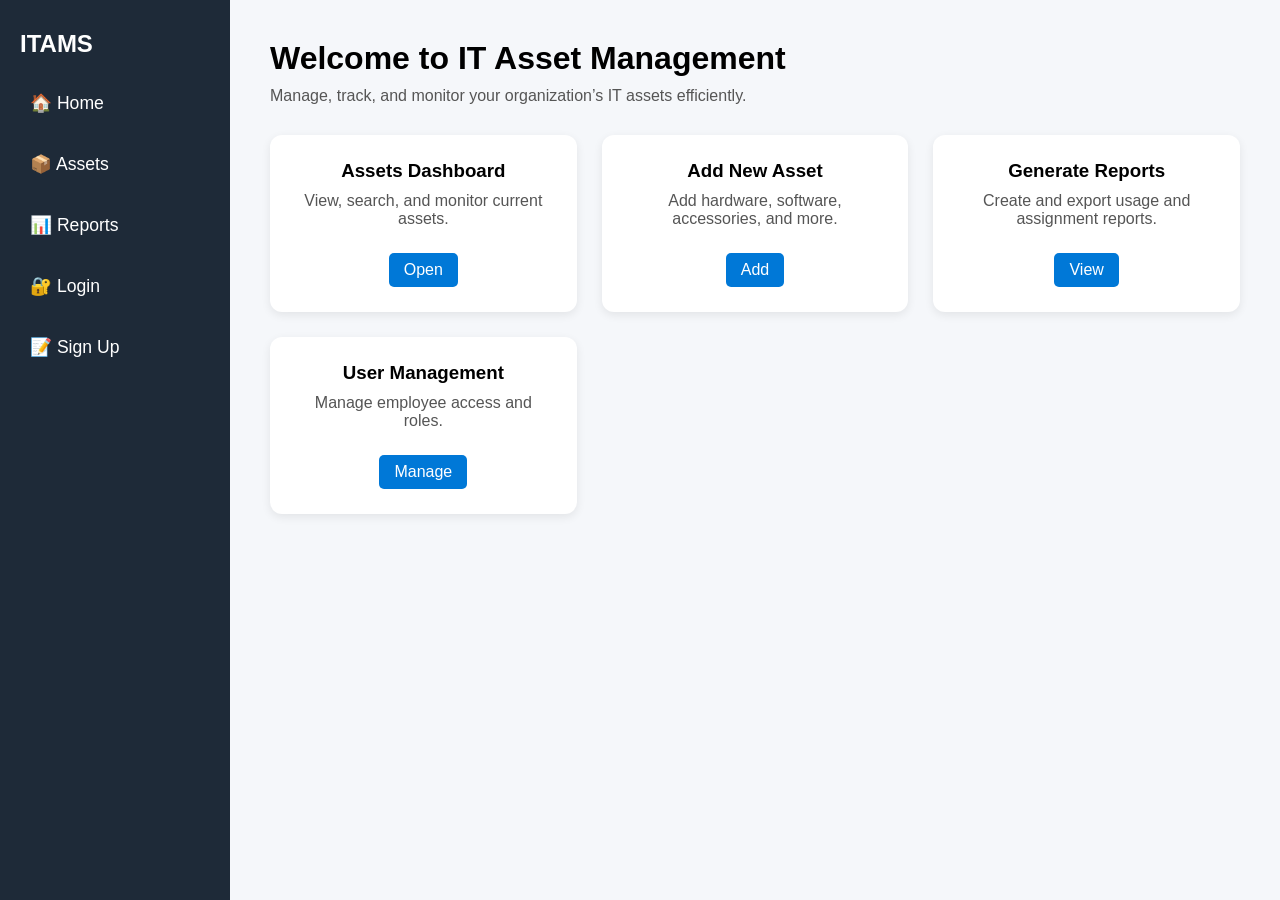
<file: frontend/index.html>
<!DOCTYPE html>
<html lang="en">
<head>
  <meta charset="UTF-8">
  <meta name="viewport" content="width=device-width, initial-scale=1.0">
  <title>IT Asset Management System</title>
  <link rel="stylesheet" href="assets/css/style.css">
</head>
<body class="dashboard-body">

<div class="sidebar">
  <h2 class="sidebar-title">ITAMS</h2>
  <ul class="sidebar-links">
    <li><a href="index.html">🏠 Home</a></li>
    <li><a href="assets.html">📦 Assets</a></li>
    <li><a href="#">📊 Reports</a></li>
    <li><a href="login.html">🔐 Login</a></li>
    <li><a href="signup.html">📝 Sign Up</a></li>
  </ul>
</div>

<div class="main-area">

  <header class="dashboard-header">
    <h1>Welcome to IT Asset Management</h1>
    <p>Manage, track, and monitor your organization’s IT assets efficiently.</p>
  </header>

  <section class="card-grid">

    <div class="dash-card">
      <h3>Assets Dashboard</h3>
      <p>View, search, and monitor current assets.</p>
      <a href="assets.html" class="btn-small">Open</a>
    </div>

    <div class="dash-card">
      <h3>Add New Asset</h3>
      <p>Add hardware, software, accessories, and more.</p>
      <a href="asset-add.html" class="btn-small">Add</a>
    </div>

    <div class="dash-card">
      <h3>Generate Reports</h3>
      <p>Create and export usage and assignment reports.</p>
      <a href="#" class="btn-small">View</a>
    </div>

    <div class="dash-card">
      <h3>User Management</h3>
      <p>Manage employee access and roles.</p>
      <a href="#" class="btn-small">Manage</a>
    </div>

  </section>

</div>

</body>
</html>
</file>
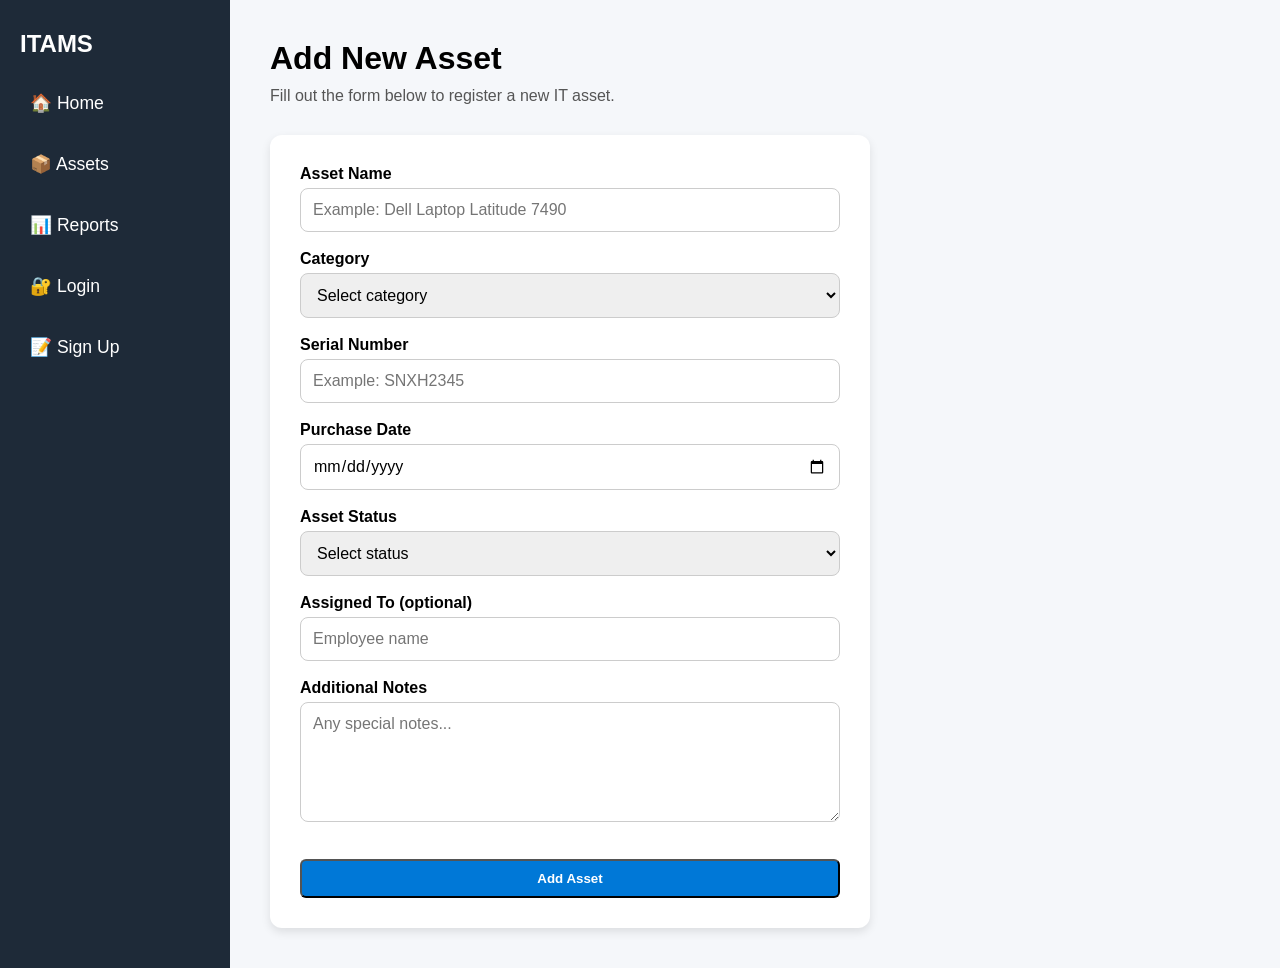
<file: frontend/asset-add.html>
<!DOCTYPE html>
<html lang="en">
<head>
  <meta charset="UTF-8">
  <meta name="viewport" content="width=device-width, initial-scale=1.0">
  <title>Add New Asset | ITAMS</title>
  <link rel="stylesheet" href="assets/css/style.css">
</head>

<body class="dashboard-body">

<!-- Sidebar -->
<div class="sidebar">
  <h2 class="sidebar-title">ITAMS</h2>
  <ul class="sidebar-links">
    <li><a href="index.html">🏠 Home</a></li>
    <li><a href="assets.html">📦 Assets</a></li>
    <li><a href="#">📊 Reports</a></li>
    <li><a href="login.html">🔐 Login</a></li>
    <li><a href="signup.html">📝 Sign Up</a></li>
  </ul>
</div>

<!-- Main Content -->
<div class="main-area">

  <header class="dashboard-header">
    <h1>Add New Asset</h1>
    <p>Fill out the form below to register a new IT asset.</p>
  </header>

  <div class="asset-form-container">
    <form>

      <div class="form-group">
        <label>Asset Name</label>
        <input type="text" placeholder="Example: Dell Laptop Latitude 7490" required>
      </div>

      <div class="form-group">
        <label>Category</label>
        <select required>
          <option value="">Select category</option>
          <option>Laptop</option>
          <option>Desktop</option>
          <option>Printer</option>
          <option>Monitor</option>
          <option>Mobile Device</option>
          <option>Accessories</option>
          <option>Software License</option>
        </select>
      </div>

      <div class="form-group">
        <label>Serial Number</label>
        <input type="text" placeholder="Example: SNXH2345" required>
      </div>

      <div class="form-group">
        <label>Purchase Date</label>
        <input type="date" required>
      </div>

      <div class="form-group">
        <label>Asset Status</label>
        <select required>
          <option value="">Select status</option>
          <option>Active</option>
          <option>In-Repair</option>
          <option>Inactive</option>
          <option>Retired</option>
        </select>
      </div>

      <div class="form-group">
        <label>Assigned To (optional)</label>
        <input type="text" placeholder="Employee name">
      </div>

      <div class="form-group">
        <label>Additional Notes</label>
        <textarea placeholder="Any special notes..."></textarea>
      </div>

      <button class="btn" type="submit">Add Asset</button>
    </form>
  </div>

</div>

</body>
</html>
</file>
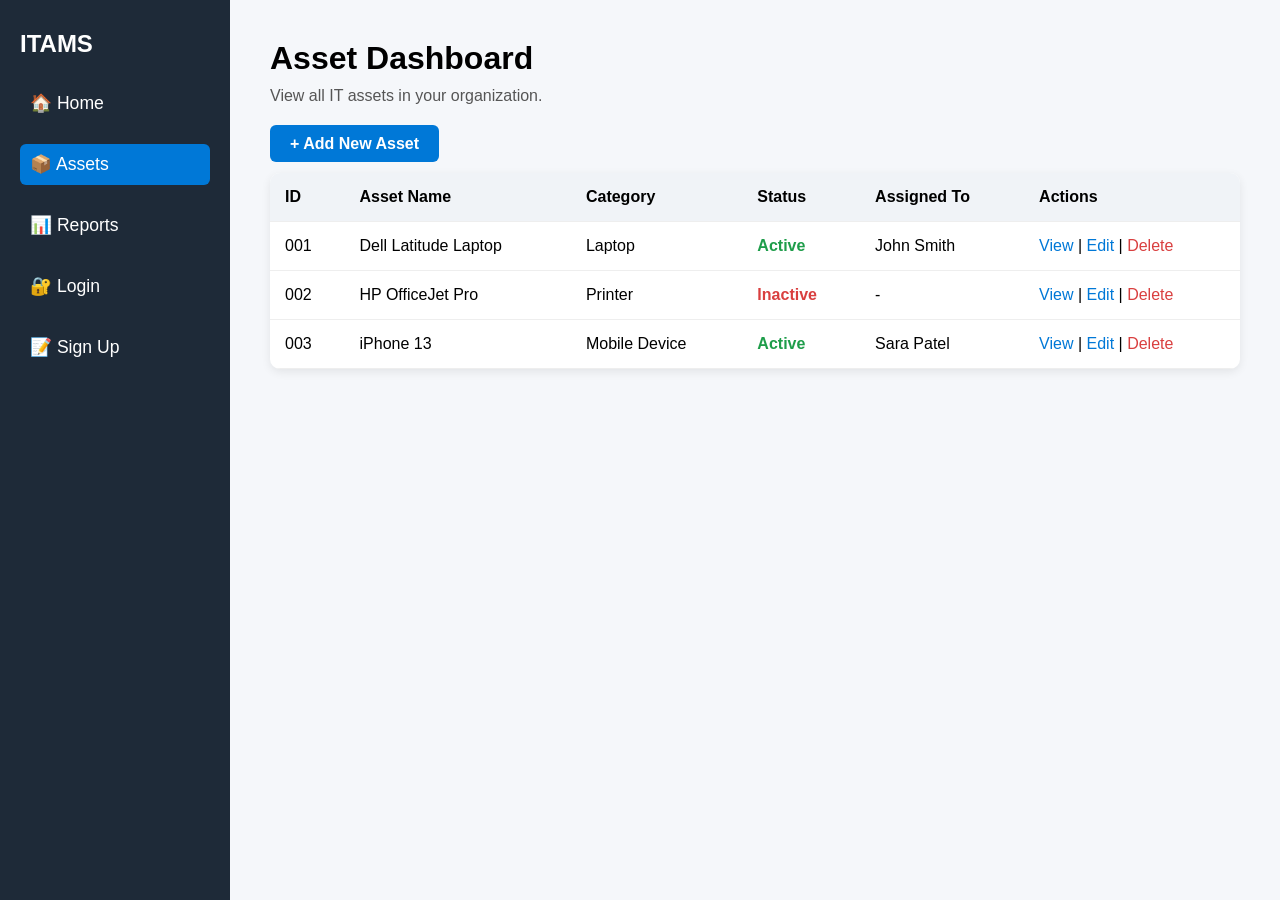
<file: frontend/assets.html>
<!DOCTYPE html>
<html lang="en">
<head>
  <meta charset="UTF-8">
  <meta name="viewport" content="width=device-width, initial-scale=1.0">
  <title>Assets | IT Asset Management</title>
  <link rel="stylesheet" href="assets/css/style.css">
</head>
<body class="dashboard-body">

<!-- Sidebar -->
<div class="sidebar">
  <h2 class="sidebar-title">ITAMS</h2>
  <ul class="sidebar-links">
    <li><a href="index.html">🏠 Home</a></li>
    <li><a href="assets.html" class="active">📦 Assets</a></li>
    <li><a href="#">📊 Reports</a></li>
    <li><a href="login.html">🔐 Login</a></li>
    <li><a href="signup.html">📝 Sign Up</a></li>
  </ul>
</div>

<!-- Main Area -->
<div class="main-area">

  <header class="dashboard-header">
    <h1>Asset Dashboard</h1>
    <p>View all IT assets in your organization.</p>
  </header>

  <!-- Add Asset Button -->
  <div class="top-actions">
    <a href="asset-add.html" class="btn">+ Add New Asset</a>
  </div>

  <!-- Asset Table -->
  <table class="asset-table">
    <thead>
      <tr>
        <th>ID</th>
        <th>Asset Name</th>
        <th>Category</th>
        <th>Status</th>
        <th>Assigned To</th>
        <th>Actions</th>
      </tr>
    </thead>

    <tbody>
      <tr>
        <td>001</td>
        <td>Dell Latitude Laptop</td>
        <td>Laptop</td>
        <td><span class="status-active">Active</span></td>
        <td>John Smith</td>
        <td>
          <a href="#" class="action-link">View</a> |
          <a href="#" class="action-link">Edit</a> |
          <a href="#" class="action-delete">Delete</a>
        </td>
      </tr>

      <tr>
        <td>002</td>
        <td>HP OfficeJet Pro</td>
        <td>Printer</td>
        <td><span class="status-inactive">Inactive</span></td>
        <td>-</td>
        <td>
          <a href="#" class="action-link">View</a> |
          <a href="#" class="action-link">Edit</a> |
          <a href="#" class="action-delete">Delete</a>
        </td>
      </tr>

      <tr>
        <td>003</td>
        <td>iPhone 13</td>
        <td>Mobile Device</td>
        <td><span class="status-active">Active</span></td>
        <td>Sara Patel</td>
        <td>
          <a href="#" class="action-link">View</a> |
          <a href="#" class="action-link">Edit</a> |
          <a href="#" class="action-delete">Delete</a>
        </td>
      </tr>
    </tbody>
  </table>

</div>

</body>
</html>
</file>
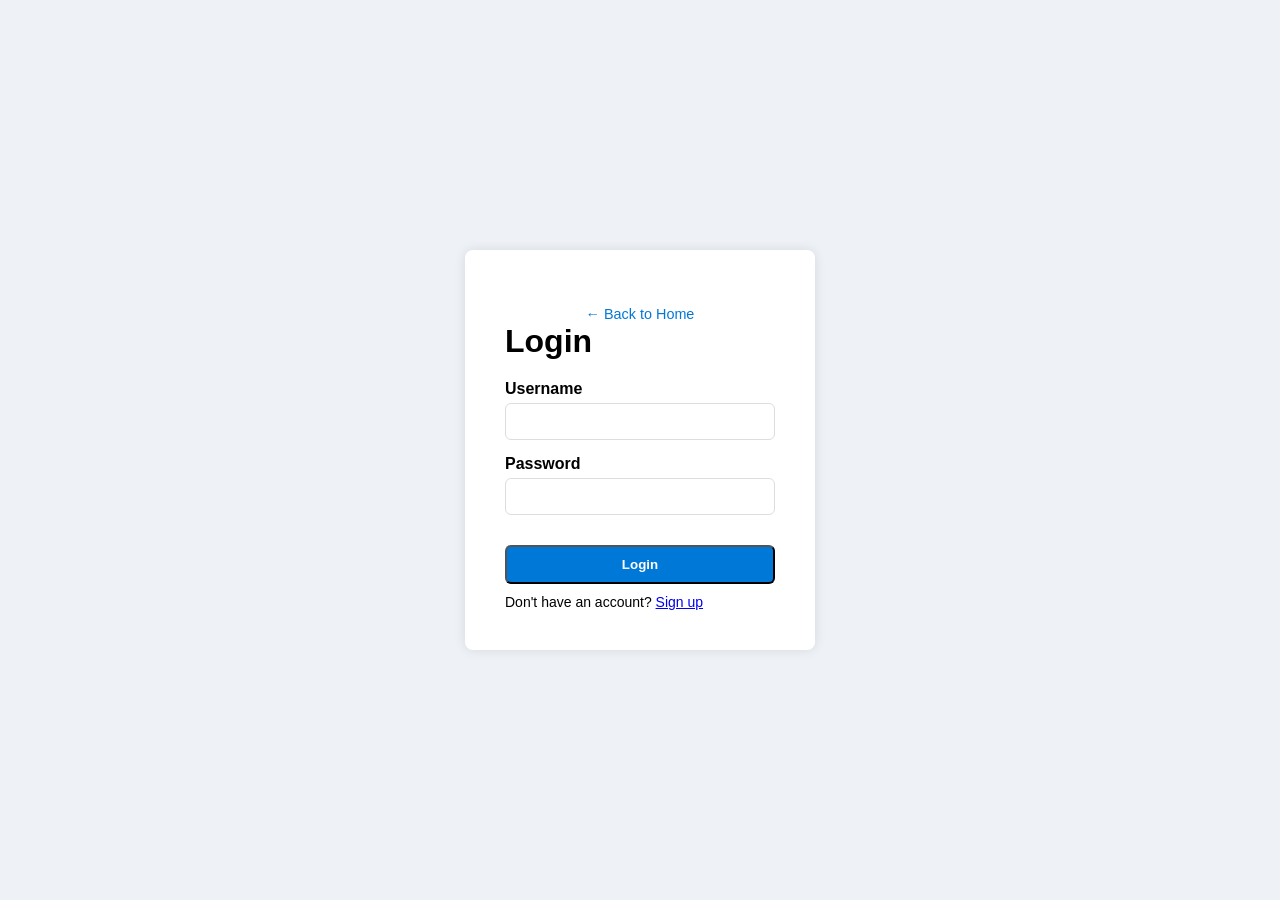
<file: frontend/login.html>
<!DOCTYPE html>
<html lang="en">
<head>
  <meta charset="UTF-8">
  <meta name="viewport" content="width=device-width, initial-scale=1.0">
  <title>Login</title>
  <link rel="stylesheet" href="assets/css/style.css">
</head>
<body class="auth-bg">

<div class="auth-container">
<div class="back-home">
  <a href="index.html">← Back to Home</a>
</div>
  <h1>Login</h1>
  <form>
    <div class="input-group">
      <label>Username</label>
      <input type="text" required>
    </div>

    <div class="input-group">
      <label>Password</label>
      <input type="password" required>
    </div>

    <button class="btn" type="submit">Login</button>
  </form>

  <p class="note">
    Don't have an account? <a href="signup.html">Sign up</a>
  </p>
</div>

</body>
</html>
</file>
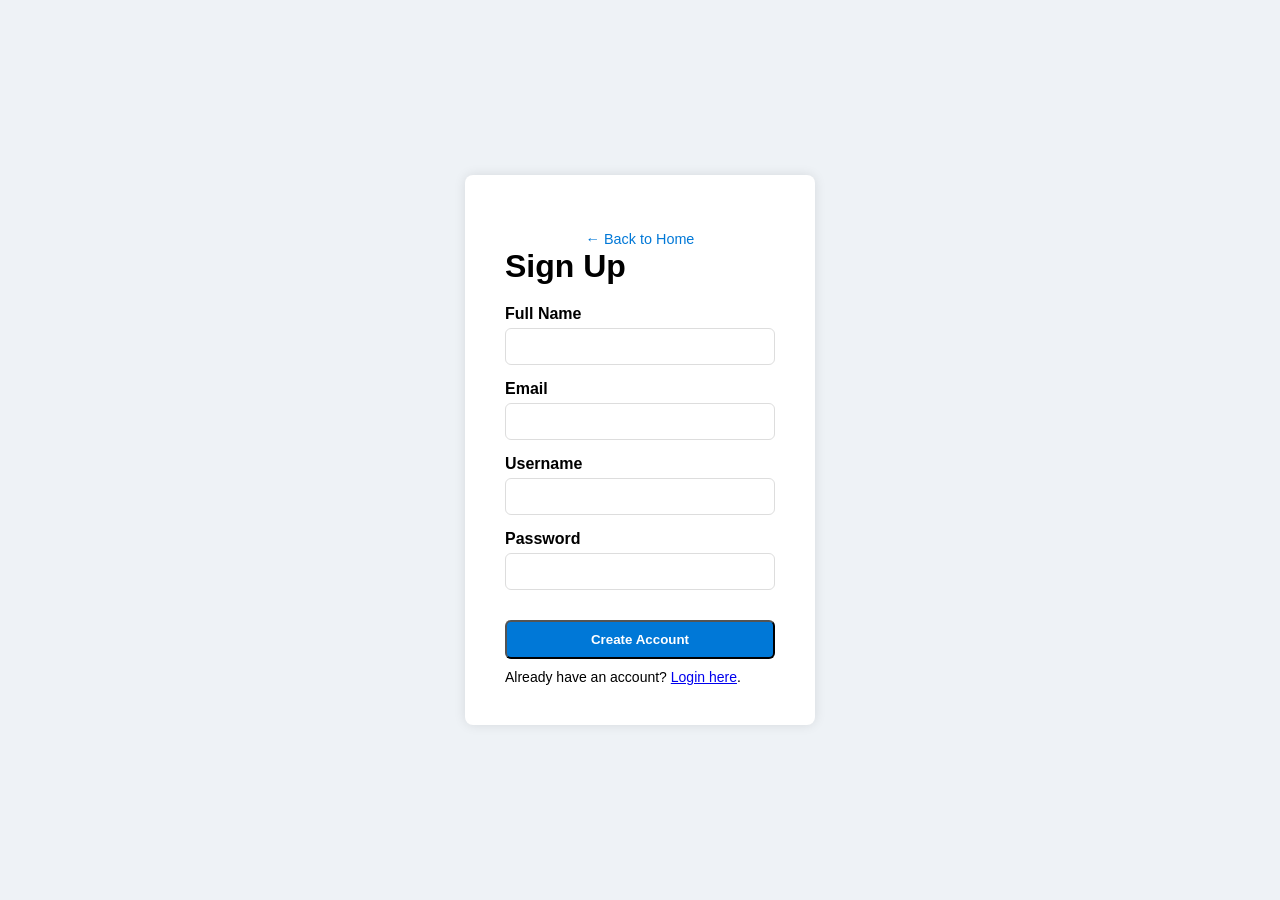
<file: frontend/signup.html>
<!DOCTYPE html>
<html lang="en">
<head>
  <meta charset="UTF-8" />
  <meta name="viewport" content="width=device-width, initial-scale=1.0" />
  <title>Sign Up | IT Asset Management</title>
  <link rel="stylesheet" href="assets/css/style.css" />
</head>
<body class="auth-bg">
  <div class="auth-container">
  <div class="back-home">
  <a href="index.html">← Back to Home</a>
</div>
    <h1>Sign Up</h1>
    <form>
      <div class="input-group">
        <label for="fullname">Full Name</label>
        <input type="text" id="fullname" name="fullname" required />
      </div>

      <div class="input-group">
        <label for="email">Email</label>
        <input type="email" id="email" name="email" required />
      </div>

      <div class="input-group">
        <label for="username">Username</label>
        <input type="text" id="username" name="username" required />
      </div>

      <div class="input-group">
        <label for="password">Password</label>
        <input type="password" id="password" name="password" required />
      </div>

      <button type="submit" class="btn">Create Account</button>
    </form>

    <p class="note">
      Already have an account?
      <a href="login.html">Login here</a>.
    </p>
  </div>
</body>
</html>
</file>
<file: frontend/assets/css/style.css>
/* Reset */
* {
  margin: 0;
  padding: 0;
  box-sizing: border-box;
  font-family: Arial, sans-serif;
}

/* Navbar */
.navbar {
  background: #1e2a38;
  color: white;
  padding: 15px 40px;
  display: flex;
  justify-content: space-between;
  align-items: center;
}

.nav-links {
  display: flex;
  list-style: none;
  gap: 20px;
}

.nav-links a {
  color: white;
  text-decoration: none;
}

.nav-links a:hover,
.nav-links a.active {
  text-decoration: underline;
}

/* Homepage */
.home-page {
  background: #f3f6fa;
  min-height: 100vh;
}

.home-container {
  text-align: center;
  margin-top: 120px;
}

.home-container p {
  margin: 15px 0;
  color: #555;
}

.btn-group {
  margin-top: 20px;
  display: flex;
  justify-content: center;
  gap: 10px;
}

.btn, .btn-outline {
  padding: 10px 20px;
  border-radius: 6px;
  cursor: pointer;
  font-weight: 600;
  text-decoration: none;
}

.btn {
  background: #0078d7;
  color: white;
}

.btn-outline {
  border: 2px solid #0078d7;
  color: #0078d7;
}

.btn:hover {
  background: #005fa3;
}

.btn-outline:hover {
  background: #0078d7;
  color: white;
}

/* Footer */
.footer {
  text-align: center;
  padding: 10px;
  background: #1e2a38;
  color: white;
  margin-top: 50px;
}

/* Login & Signup Pages */
.auth-bg {
  background: #eef2f6;
  min-height: 100vh;
  display: flex;
  justify-content: center;
  align-items: center;
}

.auth-container {
  background: white;
  width: 350px;
  padding: 40px;
  border-radius: 8px;
  box-shadow: 0px 0px 12px rgba(0,0,0,0.1);
}

.auth-container h1 {
  margin-bottom: 20px;
}

.input-group {
  margin-bottom: 15px;
}

.input-group label {
  font-weight: bold;
  margin-bottom: 5px;
  display: block;
}

.input-group input {
  width: 100%;
  padding: 10px;
  border: 1px solid #ddd;
  border-radius: 6px;
}

.note {
  margin-top: 10px;
  font-size: 14px;
}
.back-home {
  margin-top: 15px;
  text-align: center;
}

.back-home a {
  color: #0078d7;
  text-decoration: none;
  font-size: 0.9rem;
}

.back-home a:hover {
  text-decoration: underline;
}
.feature-section {
  display: flex;
  justify-content: center;
  gap: 30px;
  padding: 50px 20px;
}

.feature-card {
  background: white;
  width: 260px;
  padding: 20px;
  border-radius: 10px;
  box-shadow: 0 4px 10px rgba(0,0,0,0.08);
  text-align: center;
}

.btn-small {
  display: inline-block;
  margin-top: 10px;
  padding: 8px 15px;
  background: #0078d7;
  color: white;
  border-radius: 5px;
  text-decoration: none;
}

.btn-small:hover {
  background: #005fa3;
}
/* -------------------- DASHBOARD LAYOUT -------------------- */

/* Whole page */
.dashboard-body {
  display: flex;
  background: #f5f7fa;
}

/* Sidebar */
.sidebar {
  width: 230px;
  background: #1e2a38;
  color: white;
  min-height: 100vh;
  padding: 30px 20px;
}

.sidebar-title {
  font-size: 1.5rem;
  margin-bottom: 25px;
  font-weight: 600;
}

.sidebar-links {
  list-style: none;
  padding-left: 0;
}

.sidebar-links li {
  margin: 20px 0;
}

.sidebar-links a {
  color: white;
  text-decoration: none;
  font-size: 1.1rem;
  display: block;
  padding: 10px;
  transition: 0.2s;
  border-radius: 6px;
}

.sidebar-links a:hover,
.sidebar-links .active {
  background: #0078d7;
}

/* Main Content Area */
.main-area {
  flex: 1;
  padding: 40px;
}

/* Header Section */
.dashboard-header h1 {
  font-size: 2rem;
  margin-bottom: 10px;
}

.dashboard-header p {
  color: #555;
  margin-bottom: 30px;
}

/* Card Grid */
.card-grid {
  display: grid;
  grid-template-columns: repeat(auto-fill, minmax(250px, 1fr));
  gap: 25px;
}

.dash-card {
  background: white;
  padding: 25px;
  border-radius: 12px;
  box-shadow: 0 3px 10px rgba(0,0,0,0.08);
  text-align: center;
}

.dash-card h3 {
  margin-bottom: 10px;
}

.dash-card p {
  color: #555;
  margin-bottom: 15px;
}
/* ---------------------- ASSET DASHBOARD TABLE ---------------------- */

.top-actions {
  margin-bottom: 20px;
}

.asset-table {
  width: 100%;
  border-collapse: collapse;
  background: white;
  border-radius: 10px;
  overflow: hidden;
  box-shadow: 0 3px 10px rgba(0,0,0,0.08);
}

.asset-table th,
.asset-table td {
  padding: 15px;
  text-align: left;
  border-bottom: 1px solid #eee;
}

.asset-table th {
  background: #f0f3f7;
  font-weight: bold;
}

.status-active {
  color: #1e9d4a;
  font-weight: 600;
}

.status-inactive {
  color: #d93f3f;
  font-weight: 600;
}

.action-link {
  color: #0078d7;
  text-decoration: none;
}

.action-delete {
  color: #d93f3f;
  text-decoration: none;
}

.action-link:hover,
.action-delete:hover {
  text-decoration: underline;
}
/* ---------------------- ADD ASSET FORM ---------------------- */

.asset-form-container {
  background: white;
  padding: 30px;
  border-radius: 12px;
  box-shadow: 0 4px 10px rgba(0,0,0,0.1);
  width: 600px;
  margin-top: 20px;
}

.form-group {
  margin-bottom: 18px;
}

.form-group label {
  font-weight: bold;
  margin-bottom: 5px;
  display: block;
}

.form-group input,
.form-group select,
.form-group textarea {
  width: 100%;
  padding: 12px;
  border-radius: 8px;
  border: 1px solid #ccc;
  font-size: 1rem;
}

.form-group textarea {
  height: 120px;
  resize: vertical;
}

.btn {
  margin-top: 15px;
  width: 100%;
}
</file>
